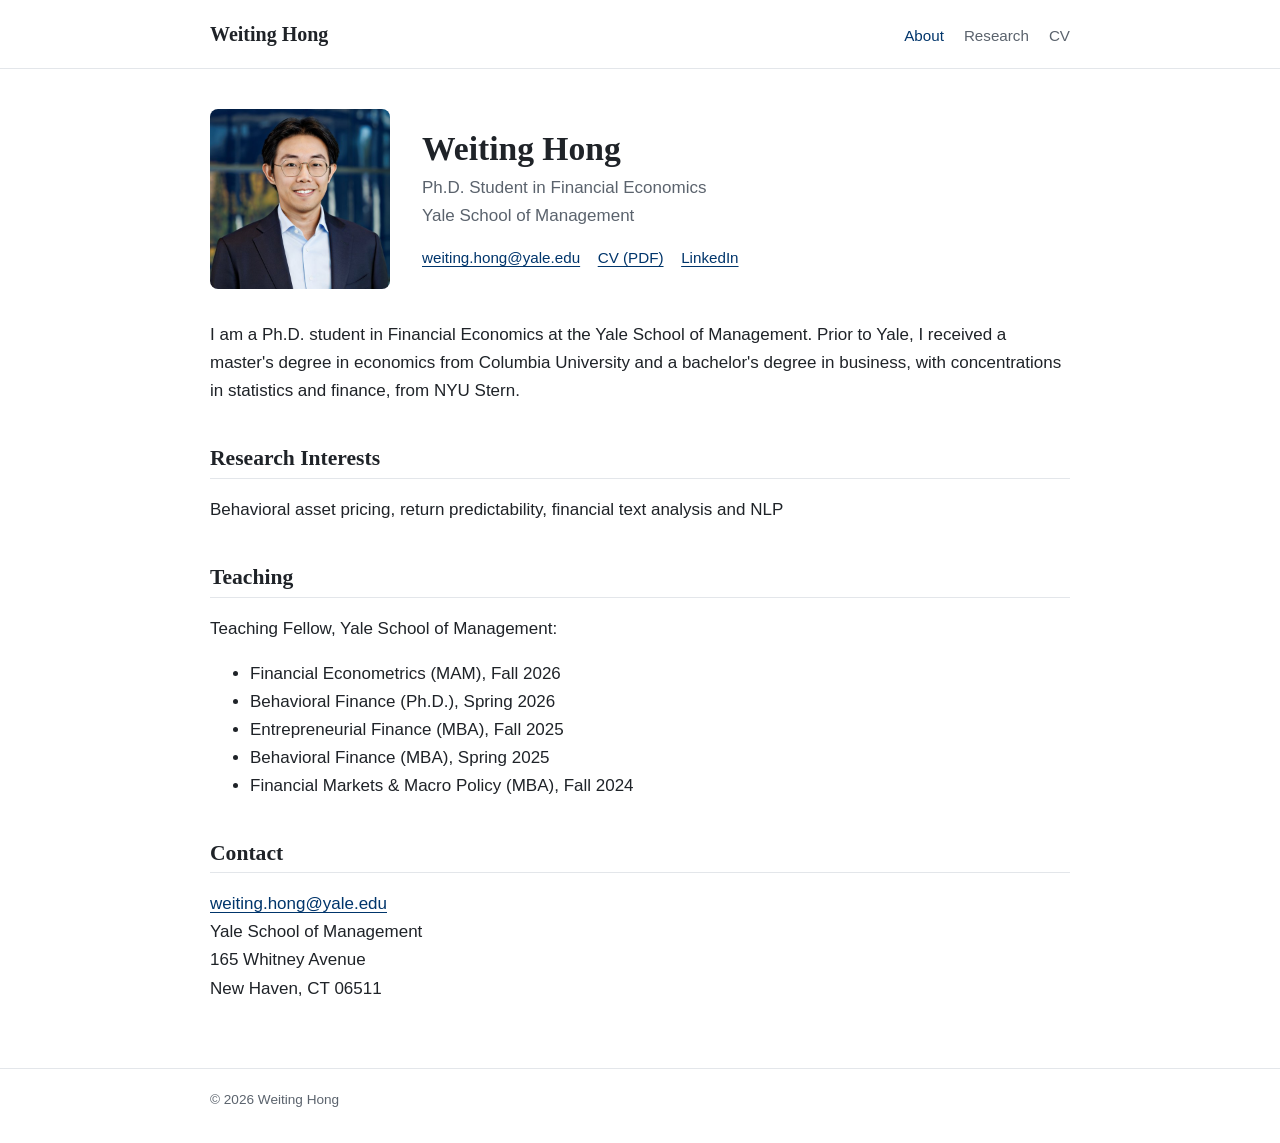
<file: index.html>
<!doctype html>
<html lang="en">
<head>
  <meta charset="utf-8">
  <meta name="viewport" content="width=device-width, initial-scale=1">
  <title>Weiting Hong</title>
  <meta name="description" content="Weiting Hong, Ph.D. student in Financial Economics at the Yale School of Management.">
  <link rel="icon" href="assets/img/favicon.svg" type="image/svg+xml">
  <link rel="stylesheet" href="assets/css/style.css">
</head>
<body>

<header class="site-header">
  <div class="wrap">
    <a class="site-title" href="index.html">Weiting Hong</a>
    <nav>
      <a href="index.html" aria-current="page">About</a>
      <a href="research.html">Research</a>
      <a href="files/Hong_CV.pdf">CV</a>
    </nav>
  </div>
</header>

<main class="wrap">

  <section class="intro">
    <img class="portrait" src="assets/img/profile.jpg" alt="Weiting Hong" width="180" height="180">
    <div>
      <h1>Weiting Hong</h1>
      <p class="role">Ph.D. Student in Financial Economics<br>Yale School of Management</p>
      <ul class="links">
        <li><a href="mailto:weiting.hong@yale.edu">weiting.hong@yale.edu</a></li>
        <li><a href="files/Hong_CV.pdf">CV (PDF)</a></li>
        <li><a href="https://www.linkedin.com/in/weitinghong/">LinkedIn</a></li>
        <!--
        More links, once you have them:
        <li><a href="https://scholar.google.com/citations?user=...">Google Scholar</a></li>
        <li><a href="https://papers.ssrn.com/sol3/cf_dev/AbsByAuth.cfm?per_id=...">SSRN</a></li>
        <li><a href="https://github.com/...">GitHub</a></li>
        -->
      </ul>
    </div>
  </section>

  <p>
    I am a Ph.D. student in Financial Economics at the Yale School of
    Management. Prior to Yale, I received a master's degree in economics
    from Columbia University and a bachelor's degree in business, with
    concentrations in statistics and finance, from NYU Stern.
  </p>

  <h2>Research Interests</h2>
  <p>Behavioral asset pricing, return predictability, financial text analysis and NLP</p>

  <h2>Teaching</h2>
  <p>Teaching Fellow, Yale School of Management:</p>
  <ul>
    <li>Financial Econometrics (MAM), Fall 2026</li>
    <li>Behavioral Finance (Ph.D.), Spring 2026</li>
    <li>Entrepreneurial Finance (MBA), Fall 2025</li>
    <li>Behavioral Finance (MBA), Spring 2025</li>
    <li>Financial Markets &amp; Macro Policy (MBA), Fall 2024</li>
  </ul>

  <h2>Contact</h2>
  <p>
    <a href="mailto:weiting.hong@yale.edu">weiting.hong@yale.edu</a><br>
    Yale School of Management<br>
    165 Whitney Avenue<br>
    New Haven, CT 06511
  </p>

</main>

<footer class="site-footer">
  <div class="wrap">&copy; 2026 Weiting Hong</div>
</footer>

</body>
</html>
</file>
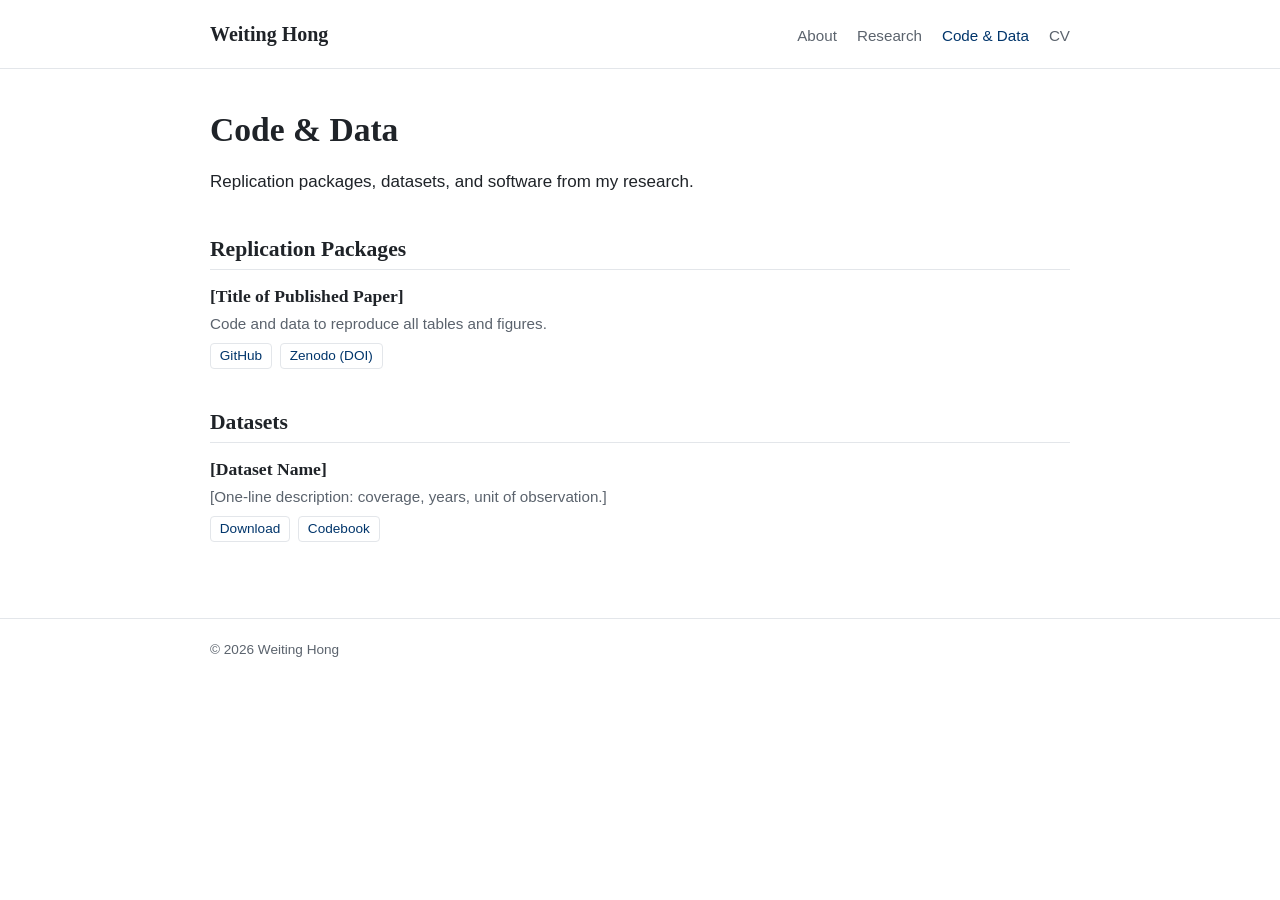
<file: code-data.html>
<!doctype html>
<html lang="en">
<head>
  <meta charset="utf-8">
  <meta name="viewport" content="width=device-width, initial-scale=1">
  <title>Code &amp; Data | Weiting Hong</title>
  <meta name="description" content="Code, data, and replication packages by Weiting Hong.">
  <link rel="icon" href="assets/img/favicon.svg" type="image/svg+xml">
  <link rel="stylesheet" href="assets/css/style.css">
</head>
<body>

<header class="site-header">
  <div class="wrap">
    <a class="site-title" href="index.html">Weiting Hong</a>
    <nav>
      <a href="index.html">About</a>
      <a href="research.html">Research</a>
      <a href="code-data.html" aria-current="page">Code &amp; Data</a>
      <a href="files/Hong_CV.pdf">CV</a>
    </nav>
  </div>
</header>

<main class="wrap">

  <h1>Code &amp; Data</h1>

  <p>
    Replication packages, datasets, and software from my research.
  </p>

  <!--
    Small files (a few MB) can live in files/ on this site.
    For code, link a GitHub repository. For datasets, use an archive
    that issues a DOI (Zenodo, openICPSR, Harvard Dataverse) and link it
    here: GitHub rejects files over 100 MB.

    The id="..." on each entry lets research.html link straight to it
    (e.g. code-data.html#paper-3).
  -->

  <h2>Replication Packages</h2>

  <article class="entry" id="paper-3">
    <h3>[Title of Published Paper]</h3>
    <p class="meta">Code and data to reproduce all tables and figures.</p>
    <ul class="entry-links">
      <li><a href="https://github.com/">GitHub</a></li>
      <li><a href="https://zenodo.org/">Zenodo (DOI)</a></li>
    </ul>
  </article>

  <h2>Datasets</h2>

  <article class="entry">
    <h3>[Dataset Name]</h3>
    <p class="meta">[One-line description: coverage, years, unit of observation.]</p>
    <ul class="entry-links">
      <li><a href="https://zenodo.org/">Download</a></li>
      <li><a href="files/data/dataset-codebook.pdf">Codebook</a></li>
    </ul>
  </article>

</main>

<footer class="site-footer">
  <div class="wrap">&copy; 2026 Weiting Hong</div>
</footer>

</body>
</html>
</file>
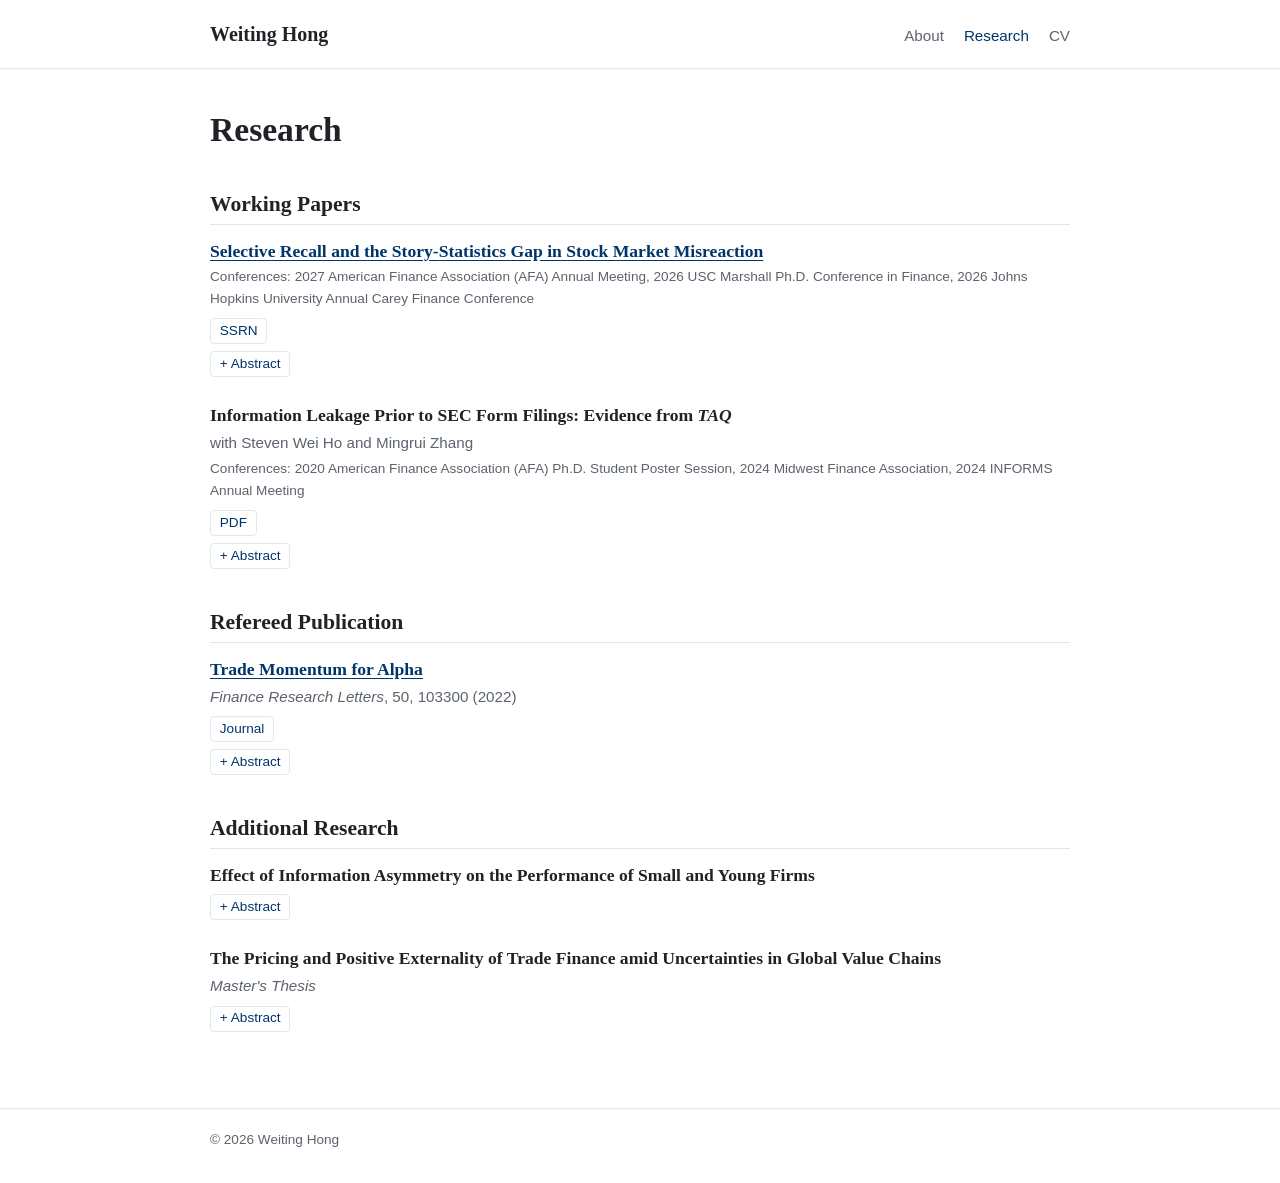
<file: research.html>
<!doctype html>
<html lang="en">
<head>
  <meta charset="utf-8">
  <meta name="viewport" content="width=device-width, initial-scale=1">
  <title>Research | Weiting Hong</title>
  <meta name="description" content="Research by Weiting Hong: publications and working papers in behavioral finance and asset pricing.">
  <link rel="icon" href="assets/img/favicon.svg" type="image/svg+xml">
  <link rel="stylesheet" href="assets/css/style.css">
</head>
<body>

<header class="site-header">
  <div class="wrap">
    <a class="site-title" href="index.html">Weiting Hong</a>
    <nav>
      <a href="index.html">About</a>
      <a href="research.html" aria-current="page">Research</a>
      <a href="files/Hong_CV.pdf">CV</a>
    </nav>
  </div>
</header>

<main class="wrap">

  <h1>Research</h1>

  <!--
    To add a paper: copy one <article class="entry"> ... </article> block
    and edit it. Only link a paper to its journal or SSRN page; papers
    without one get a plain title and no <ul class="entry-links">.
    Other link buttons you can add inside <ul class="entry-links">:
      <li><a href="...">Slides</a></li>
      <li><a href="...">Replication Package</a></li>
  -->

  <h2>Working Papers</h2>

  <article class="entry">
    <h3><a href="https://papers.ssrn.com/sol3/papers.cfm?abstract_id=6506418">Selective Recall and the Story-Statistics Gap in Stock Market Misreaction</a></h3>
    <p class="conf">Conferences: 2027 American Finance Association (AFA) Annual Meeting,
      2026 USC Marshall Ph.D. Conference in Finance, 2026 Johns Hopkins University
      Annual Carey Finance Conference</p>
    <ul class="entry-links">
      <li><a href="https://papers.ssrn.com/sol3/papers.cfm?abstract_id=6506418">SSRN</a></li>
    </ul>
    <details>
      <summary>Abstract</summary>
      <p>
        I document a strong story-statistics gap in stock market misreaction to
        corporate news: whereas qualitative announcements exhibit mild
        overreaction, quantitative announcements generate pronounced
        underreaction. This pattern cannot be fully explained by signal-strength
        uncertainty, diagnostic expectations, news sentiment, or investor
        attention. Motivated by experimental evidence on selective recall, I
        hypothesize that memory evaluates similarity based on different
        characteristics for stories and for statistics. I propose that stories
        are similar within each news category due to shared narrative features,
        while statistics with comparable stock price impact are similar across
        news categories due to their numerical precision. Model-predicted
        misreactions under my hypothesized similarity patterns strongly align
        with the empirically observed story-statistics gap across news
        categories. I additionally find strong, measurement error-free support
        for my model in announcement-level data. In line with the hypothesized
        similarity structure, I show that news announcements that are more
        similar in quantitativeness generate more comparable stock price
        impacts.
      </p>
    </details>
  </article>

  <article class="entry">
    <h3>Information Leakage Prior to SEC Form Filings: Evidence from <em>TAQ</em></h3>
    <p class="meta">with Steven Wei Ho and Mingrui Zhang</p>
    <p class="conf">Conferences: 2020 American Finance Association (AFA) Ph.D. Student
      Poster Session, 2024 Midwest Finance Association, 2024 INFORMS Annual Meeting</p>
    <ul class="entry-links">
      <li><a href="files/papers/Ho_Hong_Zhang_Information_Leakage_SEC_Filings.pdf">PDF</a></li>
    </ul>
    <details>
      <summary>Abstract</summary>
      <p>
        Using <em>TAQ</em> data around trading-hour SEC filings from 2003 to
        2024, we document a pre-announcement drift across EDGAR acceptance
        timestamps: when firms experience significant cash-flow news, 30-minute
        pre-acceptance returns positively predict 30-minute post-acceptance
        returns. Momentum, investor attention, recent firm-specific news, and
        contemporaneous market-wide movements do not explain the pattern; and
        this pattern would disappear if genuine filing date-times are replaced
        by placebo with random date-times. Extreme pre-acceptance returns
        coincide with elevated abnormal volume, informed-trading risk, and
        directional order flow, and the drift strengthens with SEC enforcement
        caseload. Our evidence is consistent with filing information reaching
        prices before public dissemination.
      </p>
    </details>
  </article>

  <h2>Refereed Publication</h2>

  <article class="entry">
    <h3><a href="https://www.sciencedirect.com/science/article/pii/S1544612322004834">Trade Momentum for Alpha</a></h3>
    <p class="meta"><span class="status">Finance Research Letters</span>, 50, 103300 (2022)</p>
    <ul class="entry-links">
      <li><a href="https://www.sciencedirect.com/science/article/pii/S1544612322004834">Journal</a></li>
    </ul>
    <details>
      <summary>Abstract</summary>
      <p>
        I provide new evidence on the value-relevance of international trade
        development, the heterogeneous distribution of foreign economic benefits
        among market participants, and the value-add of additional geographic
        information disclosure by designing the Trade Momentum Index with
        publicly available citation share, export volume, and trade barrier
        data. Using a sample of 13,016 firm-year combinations of goods-exporting
        U.S. firms between 2008 and 2020, I find that a Trade Momentum
        Index-based, equal-weight hedge portfolio generates a statistically
        significant annualized alpha of 17.42% at a Sharpe ratio of 0.8255.
        This result exhibits robustness as the abnormal returns persist under
        different factor models.
      </p>
    </details>
  </article>

  <h2>Additional Research</h2>

  <article class="entry">
    <h3>Effect of Information Asymmetry on the Performance of Small and Young Firms</h3>
    <details>
      <summary>Abstract</summary>
      <p>
        Empirical evidence on the economic consequence of information asymmetry
        on the performance of small and young firms is scarce. Using novel
        datasets on project outcomes and subsequent performance for small U.S.
        construction firms, I test implications of information asymmetry and
        identify the causal effect of past failure on future success. I find
        that abnormal-weather-driven failures cause small contractors to receive 9.1 less
        construction permits over the ensuing two years. The negative effect of
        past failure on average decreases with firm age. Following comparable
        failures, performance on average deteriorates 30% more for new firms
        than it does for an average-age firm.
      </p>
    </details>
  </article>

  <article class="entry">
    <h3>The Pricing and Positive Externality of Trade Finance amid Uncertainties in Global Value Chains</h3>
    <p class="meta"><span class="status">Master's Thesis</span></p>
    <details>
      <summary>Abstract</summary>
      <p>
        I establish a theoretical framework of multi-stage production, vertical
        specialization, and contractual rigidity that quantitatively illustrates
        the importance of trade financing to the emergence of global value
        chains through the interruption of risk transmission and augmentation
        in supply chain networks. After calibrating model parameters with
        previous studies, I numerically estimate that the positive externality
        generated across global value chains by producers’ decision to secure
        insurance-like trade financing arrangements may account for 1.26% to
        1.37% of the chains’ total revenue. Furthermore, I find that trade
        financing arrangements may be overpriced by up to 32.65% in today’s
        market.
      </p>
    </details>
  </article>

</main>

<footer class="site-footer">
  <div class="wrap">&copy; 2026 Weiting Hong</div>
</footer>

</body>
</html>
</file>
<file: assets/css/style.css>
/* ------------------------------------------------------------
   Personal academic site — single stylesheet.
   To restyle the whole site, start with the variables below.
   ------------------------------------------------------------ */

:root {
  --accent: #00356b;          /* Yale blue */
  --accent-soft: #e8eef6;
  --text: #1f2328;
  --muted: #5b636d;
  --bg: #ffffff;
  --border: #e3e6ea;

  --font-body: -apple-system, BlinkMacSystemFont, "Segoe UI", Roboto,
               "Helvetica Neue", Arial, sans-serif;
  --font-head: "Iowan Old Style", "Palatino Linotype", Palatino,
               Georgia, "Times New Roman", serif;

  --width: 56.25rem;          /* 900px */
}

@media (prefers-color-scheme: dark) {
  :root {
    --accent: #8cb8ea;
    --accent-soft: #1c2733;
    --text: #e6e8eb;
    --muted: #9aa3ad;
    --bg: #111418;
    --border: #2a3038;
  }
}

*, *::before, *::after { box-sizing: border-box; }

html { -webkit-text-size-adjust: 100%; }

body {
  margin: 0;
  font-family: var(--font-body);
  font-size: 1.0625rem;
  line-height: 1.65;
  color: var(--text);
  background: var(--bg);
}

.wrap {
  max-width: var(--width);
  margin: 0 auto;
  padding: 0 1.25rem;
}

a { color: var(--accent); text-underline-offset: 0.18em; }
a:hover { text-decoration-thickness: 2px; }

h1, h2, h3 {
  font-family: var(--font-head);
  font-weight: 600;
  line-height: 1.25;
}
h1 { font-size: 2.1rem; margin: 0 0 0.25rem; }
h2 {
  font-size: 1.35rem;
  margin: 2.5rem 0 1rem;
  padding-bottom: 0.35rem;
  border-bottom: 1px solid var(--border);
}
h3 { font-size: 1.1rem; margin: 0 0 0.2rem; }

/* ---------- Header / nav ---------- */

.site-header {
  border-bottom: 1px solid var(--border);
}
.site-header .wrap {
  display: flex;
  flex-wrap: wrap;
  align-items: baseline;
  justify-content: space-between;
  gap: 0.5rem 1.5rem;
  padding-top: 1.1rem;
  padding-bottom: 1.1rem;
}
.site-title {
  font-family: var(--font-head);
  font-size: 1.25rem;
  font-weight: 600;
  color: var(--text);
  text-decoration: none;
}
.site-header nav {
  display: flex;
  flex-wrap: wrap;
  gap: 0.25rem 1.25rem;
  font-size: 0.95rem;
}
.site-header nav a {
  color: var(--muted);
  text-decoration: none;
}
.site-header nav a:hover,
.site-header nav a[aria-current="page"] {
  color: var(--accent);
}

main.wrap { padding-top: 2.5rem; padding-bottom: 3rem; }

/* ---------- Home page intro ---------- */

.intro {
  display: flex;
  gap: 2rem;
  align-items: center;
  margin-bottom: 2rem;
}
.portrait {
  flex: none;
  width: 180px;
  height: 180px;
  object-fit: cover;
  border-radius: 8px;
}
.role { margin: 0 0 0.9rem; color: var(--muted); }

.links {
  display: flex;
  flex-wrap: wrap;
  gap: 0.4rem 1.1rem;
  margin: 0;
  padding: 0;
  list-style: none;
  font-size: 0.95rem;
}

@media (max-width: 560px) {
  .intro { flex-direction: column; align-items: flex-start; gap: 1.25rem; }
  .portrait { width: 140px; height: 140px; }
  h1 { font-size: 1.8rem; }
}

/* ---------- Papers / projects ---------- */

.entry { margin: 0 0 1.75rem; }
.entry .meta { margin: 0; color: var(--muted); font-size: 0.95rem; }
.entry .status { font-style: italic; }
.entry .conf { margin: 0.15rem 0 0; color: var(--muted); font-size: 0.85rem; }

.entry-links {
  display: flex;
  flex-wrap: wrap;
  gap: 0.35rem 0.5rem;
  margin: 0.45rem 0 0;
  padding: 0;
  list-style: none;
  font-size: 0.85rem;
}
.entry-links a,
.entry summary {
  display: inline-block;
  padding: 0.05rem 0.55rem;
  border: 1px solid var(--border);
  border-radius: 4px;
  color: var(--accent);
  text-decoration: none;
}
.entry-links a:hover,
.entry summary:hover { background: var(--accent-soft); }

.entry details { margin-top: 0.45rem; font-size: 0.85rem; }
.entry summary {
  cursor: pointer;
  list-style: none;
  user-select: none;
}
.entry summary::-webkit-details-marker { display: none; }
.entry summary::before { content: "+ "; }
.entry details[open] summary::before { content: "\2212  "; }
.entry details p {
  margin: 0.6rem 0 0;
  font-size: 0.95rem;
  color: var(--text);
}

/* ---------- Footer ---------- */

.site-footer {
  border-top: 1px solid var(--border);
  color: var(--muted);
  font-size: 0.85rem;
}
.site-footer .wrap { padding-top: 1.25rem; padding-bottom: 2rem; }
</file>
